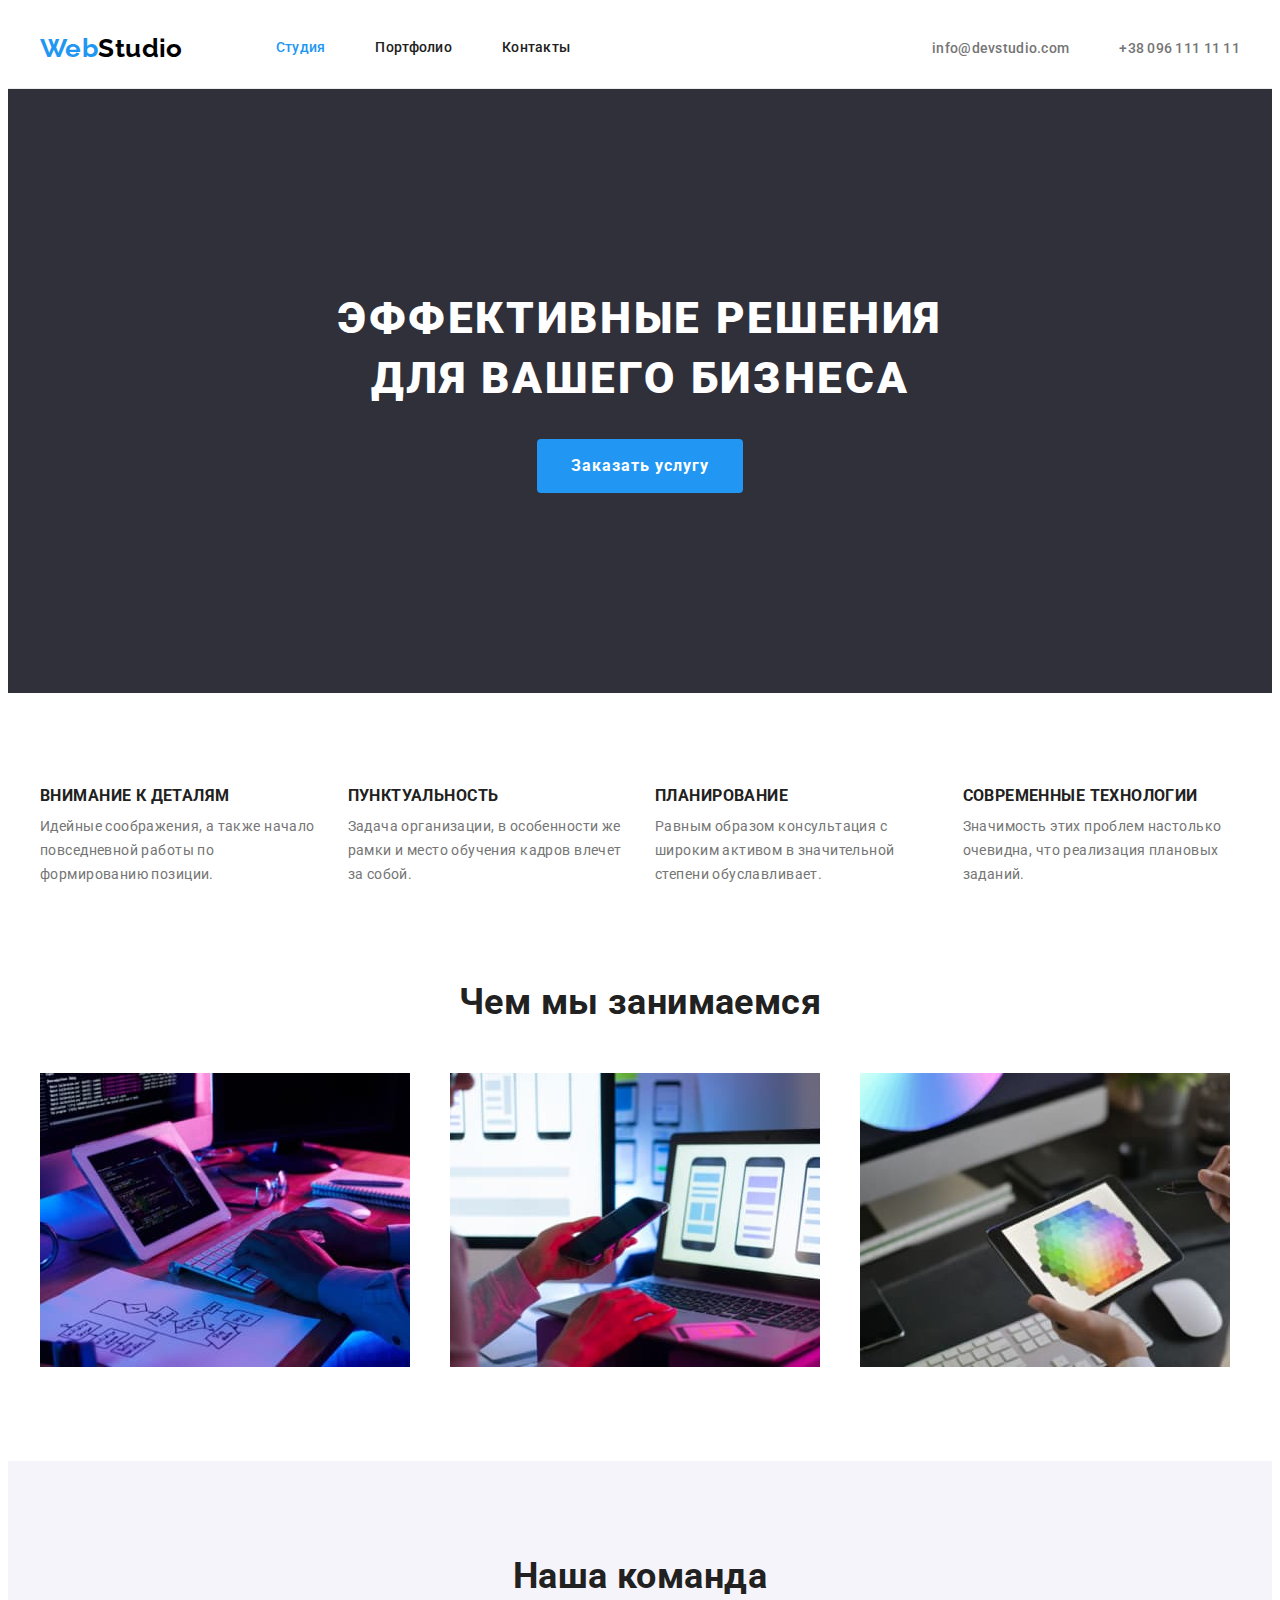
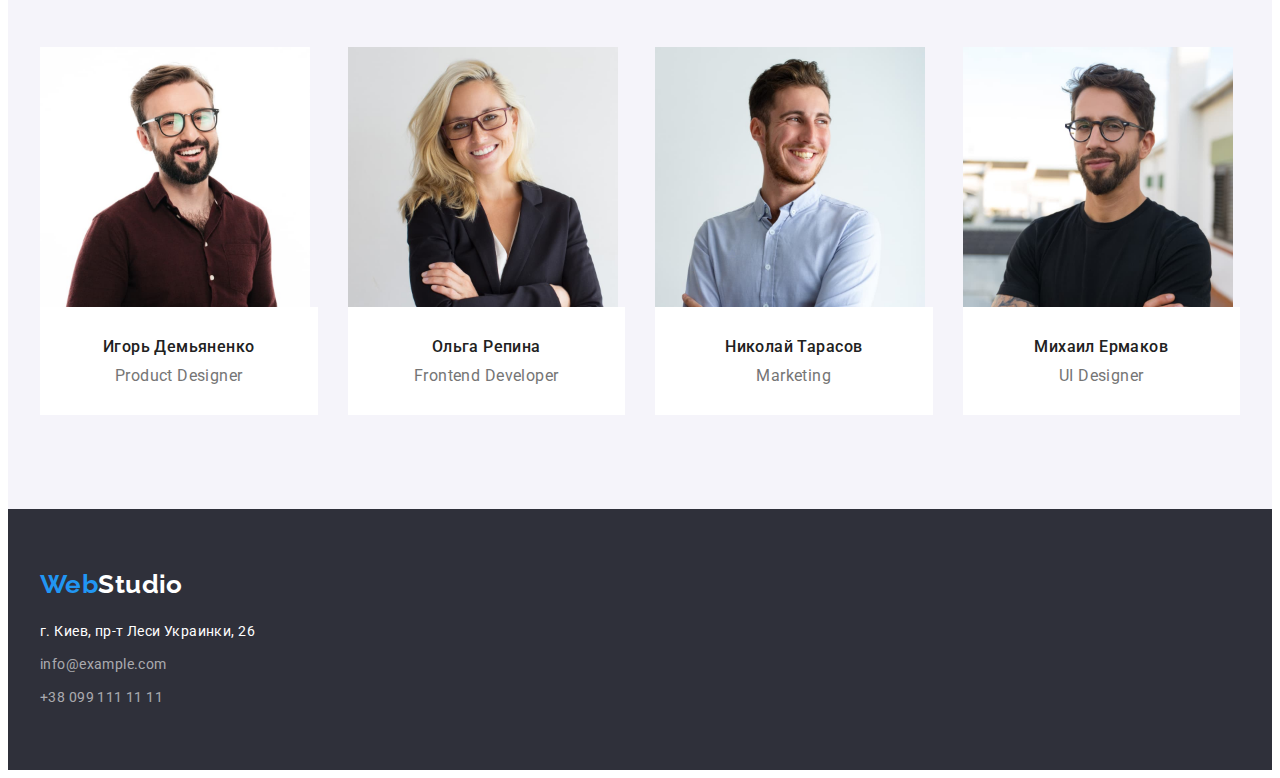
<file: index.html>
<!DOCTYPE html>
<html lang="ru">
<head>
    <meta charset="UTF-8">
    <meta http-equiv="X-UA-Compatible" content="IE=edge">
    <meta name="viewport" content="width=device-width, initial-scale=1.0">
    <title>Студия</title>
    <link rel="preconnect" href="https://fonts.gstatic.com"/>
    <link href="https://fonts.googleapis.com/css2?family=Raleway:wght@700&family=Roboto:wght@400;500;700;900&display=swap"
        rel="stylesheet"/>
    <link rel="stylesheet" href="https://cdnjs.cloudflare.com/ajax/libs/modern-normalize/1.0.0/modern-normalize.min.css"
        integrity="sha512-ISS7cAi1PEhQ8jnbJpJZMd29NlhNj4AWYyLOSp2CE/CsHxTCu+r+t0D2yoJudVrd0/8fTVPUVDzY5Tvli75u/g=="
        crossorigin="anonymous" />
    <link rel="stylesheet" href="./css/styles.css" />
</head>
<body>
    <!--Шапка страницы-->
    <header class="page-header">
        <div class="container main-nav">
            <nav class="main-nav">
                <a class="logo-link link" href="/">Web<span class="logo">Studio</span></a>
            
                <ul class="nav list">
                    <li class="item"><a class="nav-item link current" href="/">Студия</a></li>
                    <li class="item"><a class="nav-item link" href="./portfolio.html">Портфолио</a></li>
                    <li class="item"><a class="nav-item link" href="/">Контакты</a></li>
                </ul>
            </nav>
            <ul class="contacts flex list">
                <li class="item"><a class="contacts-link link" href="mailto:info@devstudio.com">info@devstudio.com</a></li>
                <li class="item"><a class="contacts-link link" href="tel:+380961111111">+38 096 111 11 11</a></li>
            </ul>
        </div>
    </header>

    <main>
        <!--Секция "Эффективные решения для вашего бизнеса"-->
        <section class="hero">
            <div class="container">
                <h1 class="title-hero">Эффективные решения для вашего бизнеса</h1>
                <button class="btn-hero" type="button">Заказать услугу</button>
            </div>    
        </section>
    
        <!--Секция "Особенности"-->
        <section class="features-section">
            <div class="container">
                <h2 class="visually-hidden">Особенности</h2>
                <ul class="features list">
                    <li class="features-element">
                        <h3 class="features-title">Внимание к деталям</h3>
                        <p class="features-description">Идейные соображения, а также начало повседневной работы по формированию позиции.
                        </p>
                    </li>

                    <li class="features-element">
                        <h3 class="features-title">Пунктуальность</h3>
                        <p class="features-description">Задача организации, в особенности же рамки и место обучения кадров влечет за
                            собой.</p>
                    </li>

                    <li class="features-element">
                        <h3 class="features-title">Планирование</h3>
                        <p class="features-description">Равным образом консультация с широким активом в значительной степени
                            обуславливает.</p>
                    </li>

                    <li class="features-element">
                        <h3 class="features-title">Современные технологии</h3>
                        <p class="features-description">Значимость этих проблем настолько очевидна, что реализация плановых заданий.</p>
                    </li>
                </ul>
            </div>
            
        </section>
    
    <!--Секция "Чем мы занимаемся"-->
    
        <section class="section-services">
            <div class="container">
                <h2 class="title-services">Чем мы занимаемся</h2>
                <ul class="images list">
                    <li class="images-element">
                        <img src="./images/box1.jpg" alt="box 1" width="370" height="294">
                    </li>

                    <li class="images-element">
                        <img src="./images/box2.jpg" alt="box 2" width="370" height="294">
                    </li>

                    <li class="images-element">
                        <img src="./images/box3.jpg" alt="box 3" width="370" height="294">
                    </li>
                </ul>
            </div> 
        </section>
    
    <!--Секция "Наша команда"-->
    
        <section class="section-team">
            <div class="container">
                <h2 class="title-team">Наша команда</h2>
                <ul class="team-cards list">
                    <li class="team-cards-element">
                        <img src="./images/img1.jpg" alt="карточка команды 1" width="270" height="260">
                        <div class="card-content">
                            <h3 class="title-name">Игорь Демьяненко</h3>
                            <p class="position" lang="en">Product Designer</p>
                        </div>
                    </li>

                    <li class="team-cards-element">
                        <img src="./images/img2.jpg" alt="карточка команды 2" width="270" height="260">
                        <div class="card-content">
                            <h3 class="title-name">Ольга Репина</h3>
                            <p class="position" lang="en">Frontend Developer</p>
                        </div>
                    </li>

                    <li class="team-cards-element">
                        <img src="./images/img3.jpg" alt="карточка команды 3" width="270" height="260">
                        <div class="card-content">
                            <h3 class="title-name">Николай Тарасов</h3>
                            <p class="position" lang="en">Marketing</p>
                        </div>
                    </li>

                    <li class="team-cards-element">
                        <img src="./images/img4.jpg" alt="карточка команды 4" width="270" height="260">
                        <div class="card-content">
                            <h3 class="title-name">Михаил Ермаков</h3>
                            <p class="position" lang="en">UI Designer</p>
                        </div>
                    </li>
                </ul>
            </div>  
        </section>
    
    </main>
    
    <!--Подвал страницы-->
    
        <footer class="footer-section">
            <div class="container">
                <a class="logo-link link" href="/">Web<span class="logo">Studio</span></a>
                <address class="location">
                    г. Киев, пр-т Леси Украинки, 26
                    <ul class="contacts footer list">
                        <li class="item-mail"><a class="contacts-link link" href="mailto:info@example.com">info@example.com</a></li>
                        <li class="item-tel"><a class="contacts-link link" href="tel:+380991111111">+38 099 111 11 11</a></li>
                    </ul>
                </address>
            </div> 
        </footer>
    
    
</body>
</html>
</file>
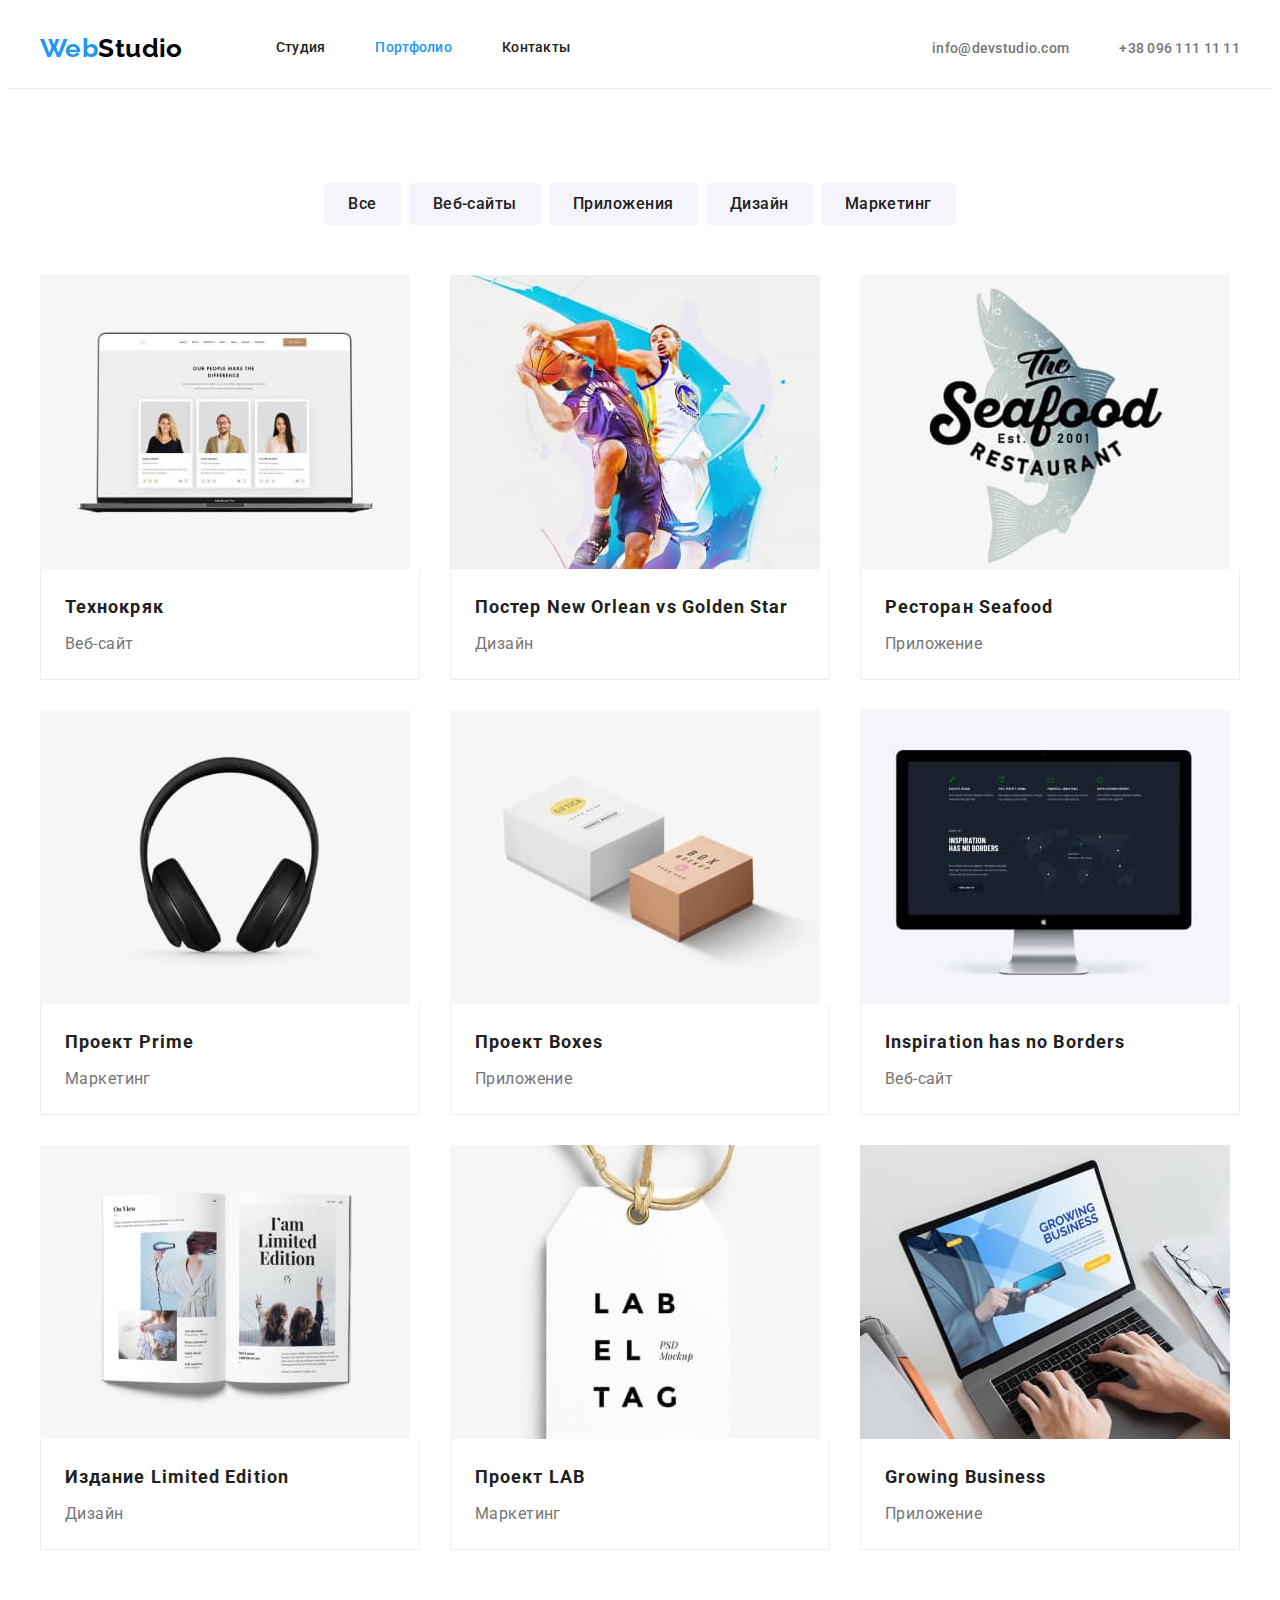
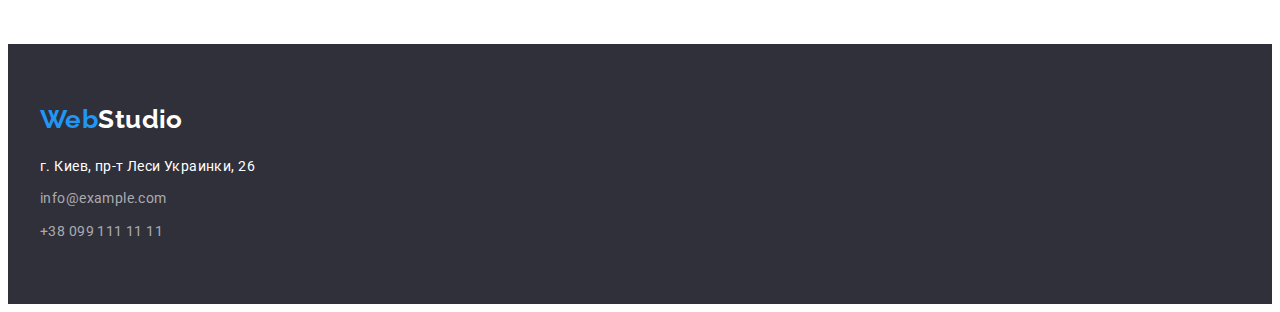
<file: portfolio.html>
<!DOCTYPE html>
<html lang="ru">
<head>
    <meta charset="UTF-8">
    <meta http-equiv="X-UA-Compatible" content="IE=edge">
    <meta name="viewport" content="width=device-width, initial-scale=1.0">
    <title>Портфолио</title>
    <link rel="preconnect" href="https://fonts.gstatic.com"/>
    <link href="https://fonts.googleapis.com/css2?family=Raleway:wght@700&family=Roboto:wght@400;500;700;900&display=swap"
        rel="stylesheet"/>
    <link rel="stylesheet" href="https://cdnjs.cloudflare.com/ajax/libs/modern-normalize/1.0.0/modern-normalize.min.css"
        integrity="sha512-ISS7cAi1PEhQ8jnbJpJZMd29NlhNj4AWYyLOSp2CE/CsHxTCu+r+t0D2yoJudVrd0/8fTVPUVDzY5Tvli75u/g=="
        crossorigin="anonymous" />
    <link rel="stylesheet" href="./css/styles.css" />
</head>
<body>
    <!--Шапка страницы-->
    <header class="page-header">
        <div class="container main-nav">
            <nav class="main-nav">
                <a class="logo-link link" href="/">Web<span class="logo">Studio</span></a>
            
                <ul class="nav list">
                    <li class="item"><a class="nav-item link" href="./index.html">Студия</a></li>
                    <li class="item"><a class="nav-item link current" href="/">Портфолио</a></li>
                    <li class="item"><a class="nav-item link" href="/">Контакты</a></li>
                </ul>
            </nav>
            <ul class="contacts flex list">
                <li class="item"><a class="contacts-link link" href="mailto:info@devstudio.com">info@devstudio.com</a></li>
                <li class="item"><a class="contacts-link link" href="tel:+380961111111">+38 096 111 11 11</a></li>
            </ul>
        </div>
        
    </header>
    <main>

    <!--Секция проекты-->
                     
    <section class="project-section">
        <div class="container">
                     <!--Фильтр-->
            <h1 class="visually-hidden">Наши проекты</h1>
            <ul class="btn-filter list">
                <li class="btn-filter-element"><button class="btn-item" type="button">Все</button></li>
                <li class="btn-filter-element"><button class="btn-item" type="button">Веб-сайты</button></li>
                <li class="btn-filter-element"><button class="btn-item" type="button">Приложения</button></li>
                <li class="btn-filter-element"><button class="btn-item" type="button">Дизайн</button></li>
                <li class="btn-filter-element"><button class="btn-item" type="button">Маркетинг</button></li>
            </ul>
                     <!--Список проектов-->
            <ul class="project list">
                <li class="project-element">
                    <a class="link" href="">
                        <img src="./images/portfolio/project1.jpg" alt="веб-сайт" width="370" height="294">
                        <div class="project-item">
                            <h2 class="title-project">Технокряк</h2>
                            <p class="type-project">Веб-сайт</p>
                        </div>
                    </a>
                </li>

                <li class="project-element">
                    <a class="link" href="">
                        <img src="./images/portfolio/project2.jpg" alt="постер New Orlean vs Golden Star" width="370" height="294">
                        <div class="project-item">
                            <h2 class="title-project">Постер New Orlean vs Golden Star</h2>
                            <p class="type-project">Дизайн</p>
                        </div>
                    </a>
                </li>

                <li class="project-element">
                    <a class="link" href="">
                        <img src="./images/portfolio/project3.jpg" alt="иконка ресторана Seafood" width="370" height="294">
                        <div class="project-item">
                            <h2 class="title-project">Ресторан Seafood</h2>
                            <p class="type-project">Приложение</p>
                        </div>
                    </a>
                </li>

                <li class="project-element">
                    <a class="link" href="">
                        <img src="./images/portfolio/project4.jpg" alt="наушники" width="370" height="294">
                        <div class="project-item">
                            <h2 class="title-project">Проект Prime</h2>
                            <p class="type-project">Маркетинг</p>
                        </div>
                    </a>
                </li>

                <li class="project-element">
                    <a class="link" href="">
                        <img src="./images/portfolio/project5.jpg" alt="две коробки" width="370" height="294">
                        <div class="project-item">
                            <h2 class="title-project">Проект Boxes</h2>
                            <p class="type-project">Приложение</p>
                        </div>
                    </a>
                </li>

                <li class="project-element">
                    <a class="link" href="">
                        <img src="./images/portfolio/project6.jpg" alt="монитор компьютера" width="370" height="294">
                        <div class="project-item">
                            <h2 class="title-project">Inspiration has no Borders</h2>
                            <p class="type-project">Веб-сайт</p>
                        </div>
                    </a>
                </li>

                <li class="project-element">
                    <a class="link" href="">
                        <img src="./images/portfolio/project7.jpg" alt="книга" width="370" height="294">
                        <div class="project-item">
                            <h2 class="title-project">Издание Limited Edition</h2>
                            <p class="type-project">Дизайн</p>
                        </div>
                    </a>
                </li>

                <li class="project-element">
                    <a class="link" href="">
                        <img src="./images/portfolio/project8.jpg" alt="ярлык" width="370" height="294">
                        <div class="project-item">
                            <h2 class="title-project">Проект LAB</h2>
                            <p class="type-project">Маркетинг</p>
                        </div>
                    </a>
                </li>

                <li class="project-element">
                    <a class="link" href="">
                        <img src="./images/portfolio/project9.jpg" alt="ноутбук" width="370" height="294">
                        <div class="project-item">
                            <h2 class="title-project">Growing Business</h2>
                            <p class="type-project">Приложение</p>
                        </div>
                    </a>
                </li>
            </ul>
        </div>
    </section>

    </main>
    
    <!--Подвал страницы-->
    
    <footer class="footer-section">
        <div class="container">
            <a class="logo-link link" href="/">Web<span class="logo">Studio</span></a>
            <address class="location">
                г. Киев, пр-т Леси Украинки, 26
                <ul class="contacts footer list">
                    <li class="item-mail"><a class="contacts-link link" href="mailto:info@example.com">info@example.com</a>
                    </li>
                    <li class="item-tel"><a class="contacts-link link" href="tel:+380991111111">+38 099 111 11 11</a></li>
                </ul>
            </address>
        </div>
    </footer>
    
</body>
</html>
</file>
<file: css/styles.css>
:root {
  --primary-text-color: #757575;
  --secondary-text-color: #212121;
  --primary-bcg-color: #ffffff;
  --secondary-bcg-color: #f5f4fa;
  --footer-color: #2f303a;
  --logo-text-color: #000000;
  --accent-color: #2196f3;
  --title-text-color: #ffffff;
  --address-text-color: rgba(255, 255, 255, 0.6);
  --primary-font: 'Roboto', sans-serif;
  --secondary-font: 'Raleway', sans-serif;
  --button-hover-color: #188ce8;
}

body {
  background-color: var(--primary-bcg-color);
  color: var(--primary-text-color);
  font-family: var(--primary-font);
  font-size: 14px;
  letter-spacing: 0.03em;
}

/*Компоненты*/

.list {
  padding: 0;
  margin: 0;
  list-style: none;
}

.link {
  text-decoration: none;
}

/*h1,
h2,
h3,
h4,
h5,
h6,
p {
  margin-top: 0;
  margin-bottom: 0;
}*/

/*.section {
  padding-top: 94px;
  padding-bottom: 94px;
}*/

.visually-hidden {
  position: absolute;
  width: 1px;
  height: 1px;
  margin: -1px;
  border: 0;
  padding: 0;

  white-space: nowrap;
  clip-path: inset(100%);
  clip: rect(0 0 0 0);
  overflow: hidden;
}

img {
  display: block;
}

.container {
  margin-left: auto;
  margin-right: auto;
  width: 1200px;
  padding-left: 15px;
  padding-right: 15px;
}

/*Шапка страницы*/
.page-header {
  border-bottom: 1px solid rgba(236, 236, 236, 1);
}

.container.main-nav {
  display: flex;
}

.main-nav {
  display: flex;
  align-items: center;
}

.logo {
  color: var(--logo-text-color);
}

.logo-link {
  font-family: var(--secondary-font);
  font-weight: 700;
  font-size: 26px;
  line-height: 1.19;
  color: var(--accent-color);
}

.nav {
  display: flex;
  margin-left: 93px;
}

.nav .item + .item {
  margin-left: 50px;
}

.nav-item {
  display: block;
  padding-top: 32px;
  padding-bottom: 32px;

  font-weight: 500;
  line-height: 1.14;
  letter-spacing: 0.02em;
  color: var(--secondary-text-color);
}

.nav-item:hover,
.nav-item:focus {
  color: var(--accent-color);
}

.nav-item.current {
  color: var(--accent-color);
}
.contacts.flex {
  display: flex;
  margin-left: auto;
}

.contacts .item + .item {
  margin-left: 50px;
}

.contacts-link {
  font-weight: 500;
  line-height: 1.14;
  letter-spacing: 0.02em;
  color: var(--primary-text-color);
}

.contacts .contacts-link:hover,
.contacts .contacts-link:focus {
  color: var(--accent-color);
}

/*Секция "Эффективные решения для вашего бизнеса*/

.hero {
  padding-top: 200px;
  padding-bottom: 200px;
  background-color: var(--footer-color);
  text-align: center;
}

.title-hero {
  max-width: 696px;
  margin: 0 auto 30px;

  font-weight: 900;
  font-size: 44px;
  line-height: 1.36;
  letter-spacing: 0.06em;
  text-transform: uppercase;
  color: var(--title-text-color);
}

.btn-hero {
  font-family: inherit;
  font-weight: 700;
  font-size: 16px;
  line-height: 1.87;
  display: inline-block;
  align-items: center;
  letter-spacing: 0.06em;
  background-color: var(--accent-color);
  color: var(--title-text-color);
  cursor: pointer;
  border-radius: 4px;
  border-color: transparent;
  padding: 10px 32px;
}

.btn-hero:hover,
.btn-hero:focus {
  background-color: var(--button-hover-color);
}

/*Секция "Особенности*/
.features-section {
  padding-top: 94px;
  padding-bottom: 47px;
}

.features {
  display: flex;
}

.features-element {
  width: calc((100% - 90px) / 4);
}

.features .features-element + .features-element {
  margin-left: 30px;
}

/*.features-element:not(:nth-child(4n)) {
  margin-right: 30px;
}*/

.features-title {
  margin-top: 0;
  margin-bottom: 10px;

  color: var(--secondary-text-color);
  font-weight: 700;
  line-height: 1.14;
  text-transform: uppercase;
}

.features-description {
  margin-top: 0;
  margin-bottom: 0;
  font-weight: 400;
  line-height: 1.71;
}

/*Секция "Чем мы занимаемся*/

.section-services {
  padding-top: 47px;
  padding-bottom: 94px;
}

.title-services {
  margin-top: 0;
  margin-bottom: 50px;

  font-weight: 700;
  font-size: 36px;
  line-height: 1.17;
  text-align: center;
  color: var(--secondary-text-color);
}

.images {
  display: flex;
  flex-wrap: wrap;
  margin-top: -30px;
  margin-left: -30px;
}
.images > .images-element {
  flex-basis: calc(100% / 3 - 30px);
  width: calc((100% - 60px) / 3);
  margin-top: 30px;
  margin-left: 30px;
}

/*Альтернатива 1*/
/*.images {
  display: flex;
}
.images-element {
  width: calc((100% - 60px) / 3);
}
.images .images-element + .images-element {
  margin-left: 30px;
}*/

/*Альтернатива 2*/
/*.images-element {
  margin-right: 30px;
  width: calc((100% - 60px) / 3);
}
  .images-element:nth-child(3n) {
    margin-right: 0;
}*/

/*Секция "Наша команда"*/

.section-team {
  padding-top: 94px;
  padding-bottom: 94px;
  background-color: var(--secondary-bcg-color);
}

.title-team {
  margin-top: 0;
  margin-bottom: 50px;

  font-weight: 700;
  font-size: 36px;
  line-height: 1.17;
  text-align: center;
  color: var(--secondary-text-color);
}

.team-cards {
  display: flex;
  flex-wrap: wrap;
  margin-top: -30px;
  margin-left: -30px;
}

.team-cards > .team-cards-element {
  flex-basis: calc(100% / 4 - 30px);
  margin-top: 30px;
  margin-left: 30px;
  border-radius: 0 0 4px 4px;
}

/*Альтернатива*/
/*.team-cards {
  display: flex;
}

.team-cards-element {
  width: calc((100% - 90px) / 4);
  border-radius: 0 0 4px 4px;
}

.team-cards .team-cards-element + .team-cards-element {
  margin-left: 30px;
}*/

.card-content {
  background-color: var(--primary-bcg-color);
  padding-top: 30px;
  padding-bottom: 30px;
  padding-left: 20px;
  padding-right: 20px;
}

.title-name {
  margin-top: 0;
  margin-bottom: 10px;

  font-weight: 500;
  font-size: 16px;
  line-height: 1.19;
  text-align: center;
  color: var(--secondary-text-color);
}

.position {
  margin-top: 0;
  margin-bottom: 0;

  font-weight: 400;
  font-size: 16px;
  line-height: 1.19;
  text-align: center;
}

/*Подвал страницы*/

.footer-section {
  padding-top: 60px;
  padding-bottom: 60px;

  background-color: var(--footer-color);
}

.footer-section .logo {
  color: var(--title-text-color);
}

.location {
  margin-top: 20px;

  font-style: normal;
  font-weight: 400;
  line-height: 1.71;
  color: var(--title-text-color);
}

.contacts.footer,
.item-tel {
  margin-top: 9px;
}

.location .contacts-link {
  color: var(--address-text-color);
  font-weight: 400;
  line-height: 1.71;
  letter-spacing: 0.03em;
}

/*=================Portfolio====================*/
.project-section {
  padding-top: 94px;
  padding-bottom: 94px;
}

/*Фильтр*/

.btn-filter {
  display: flex;
  margin-top: 0;
  margin-bottom: 50px;
  justify-content: center;
}

.btn-filter-element:not(:first-child) {
  margin-left: 8px;
}

.btn-item {
  padding: 6px 22px;

  font-family: inherit;
  font-weight: 500;
  font-size: 16px;
  line-height: 1.62;
  text-align: center;
  letter-spacing: 0.03em;
  color: var(--secondary-text-color);
  background-color: var(--secondary-bcg-color);
  cursor: pointer;
  border-radius: 4px;
  border-color: transparent;
}

.btn-item:hover,
.btn:focus {
  color: var(--title-text-color);
  background-color: var(--accent-color);
}

/*Список проектов*/

.project {
  display: flex;
  flex-wrap: wrap;
  margin-bottom: -30px;
  margin-left: -30px;
}
.project > .project-element {
  flex-basis: calc(100% / 3 - 30px);
  margin-bottom: 30px;
  margin-left: 30px;
}

/*.project-element {
  margin-bottom: 30px;
}
.project-element:not(:nth-child(3n)) {
  margin-right: 30px;
}*/

.project-item {
  padding: 20px 24px;
  border-left: 1px solid rgba(238, 238, 238, 1);
  border-right: 1px solid rgba(238, 238, 238, 1);
  border-bottom: 1px solid rgba(238, 238, 238, 1);
}
.title-project {
  margin-top: 0;
  margin-bottom: 4px;

  font-weight: 700;
  font-size: 18px;
  line-height: 2;
  letter-spacing: 0.06em;
  color: var(--secondary-text-color);
}
.type-project {
  margin-top: 0;
  margin-bottom: 0;
  font-weight: 400;
  font-size: 16px;
  line-height: 1.87;
  color: var(--primary-text-color);
}
</file>
